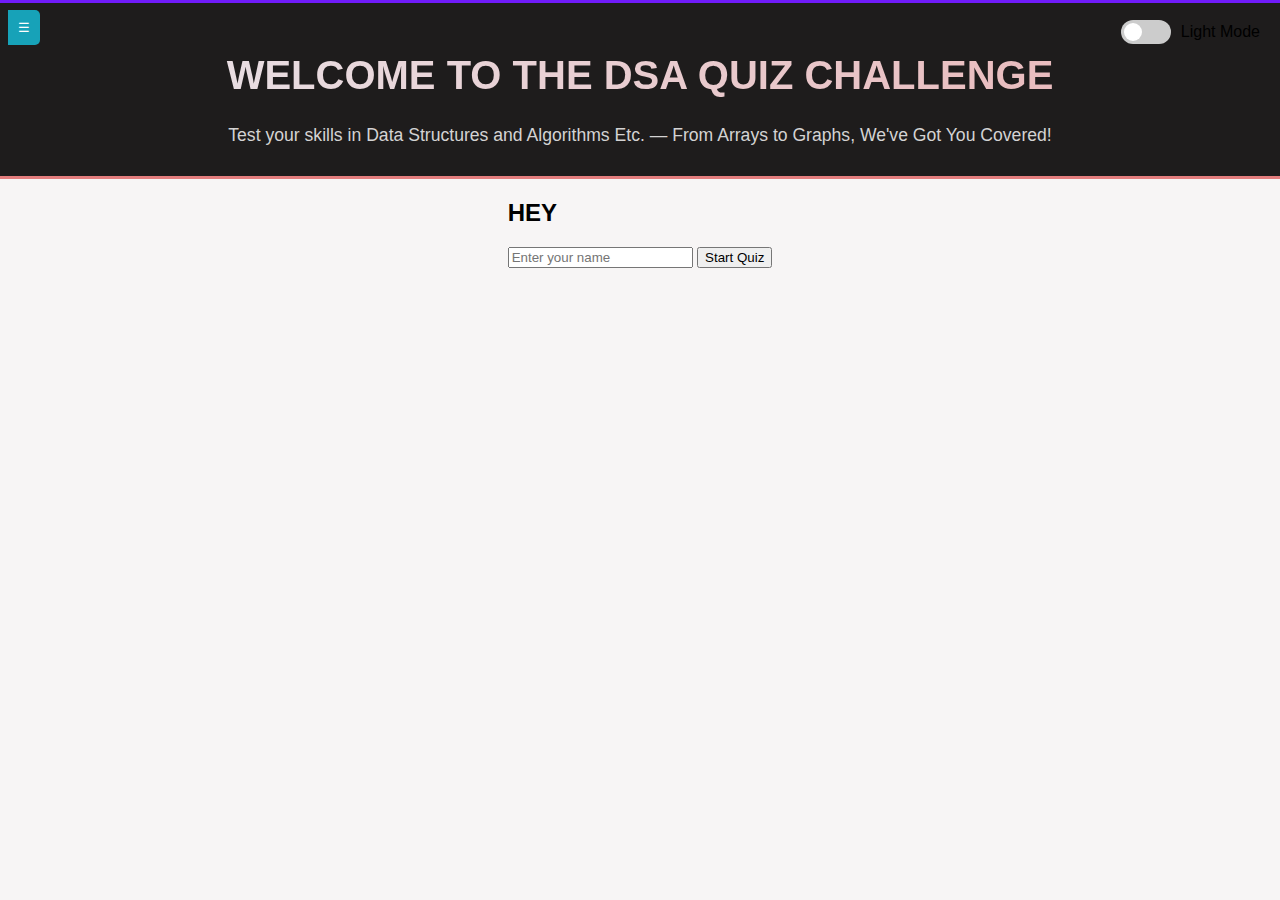
<file: quiz app/index.html>
<!DOCTYPE html>
<html lang="en">
<head>
  <meta charset="UTF-8" />
  <meta name="viewport" content="width=device-width, initial-scale=1" />
  <title>Quiz App</title>
  <link rel="stylesheet" href="style.css" />
  
</head>
<body>

  <!-- Sidebar -->
  <div id="sidebar" class="sidebar">
    <button id="toggleSidebar">☰</button>
    <div class="sidebar-content">
      <h2>Courses</h2>
      <ul>
  <li><a href="topics/dsa.html">Data Structures</a></li>
  <li><a href="topics/algorithms.html">Algorithms</a></li>
  <li><a href="topics/webdev.html">Web Development</a></li>
  <li><a href="topics/python.html">Python</a></li>
  <li><a href="topics/javascript.html">JavaScript</a></li>
  <li><a href="topics/ml.html">Machine Learning</a></li>
  <li><a href="topics/ai.html">Artificial Intelligence</a></li>
  <li><a href="topics/dbms.html">Database Systems</a></li>
</ul>

    </div>
  </div>

  <!-- DSA Header Section -->
  <header class="dsa-header">
    <h1>Welcome to the DSA Quiz Challenge </h1>
    <p>Test your skills in Data Structures and Algorithms Etc. — From Arrays to Graphs, We've Got You Covered!</p>
    <div class="theme-toggle">
      <label class="switch">
        <input type="checkbox" id="themeSwitch">
        <span class="slider round"></span>
      </label>
      <span id="mode-label">Light Mode</span>
    </div>
  </header>

  <!-- Login Screen -->
  <div id="login-screen">
    <h2>HEY</h2>
    <input type="text" id="username" placeholder="Enter your name" />
    <button onclick="startQuiz()">Start Quiz</button>
  </div>


  <!-- Quiz Section -->
  <div class="quiz" style="display: none;">
    <div id="question"></div>
    <div id="answer-buttons"></div>
    <div id="timer"></div>
    <button id="next-btn" style="display:none">Next</button>
  </div>

  <!-- Result & Play Again -->
  <div id="result" style="display:none"></div>
  <button id="play-again" style="display:none">Play Again</button>

  <!-- Leaderboard -->
  <div id="leaderboard" style="display: none;">
    <!-- leaderboard content will be dynamically added -->
  </div>

  <script src="script.js"></script>
</body>
</html>
</file>
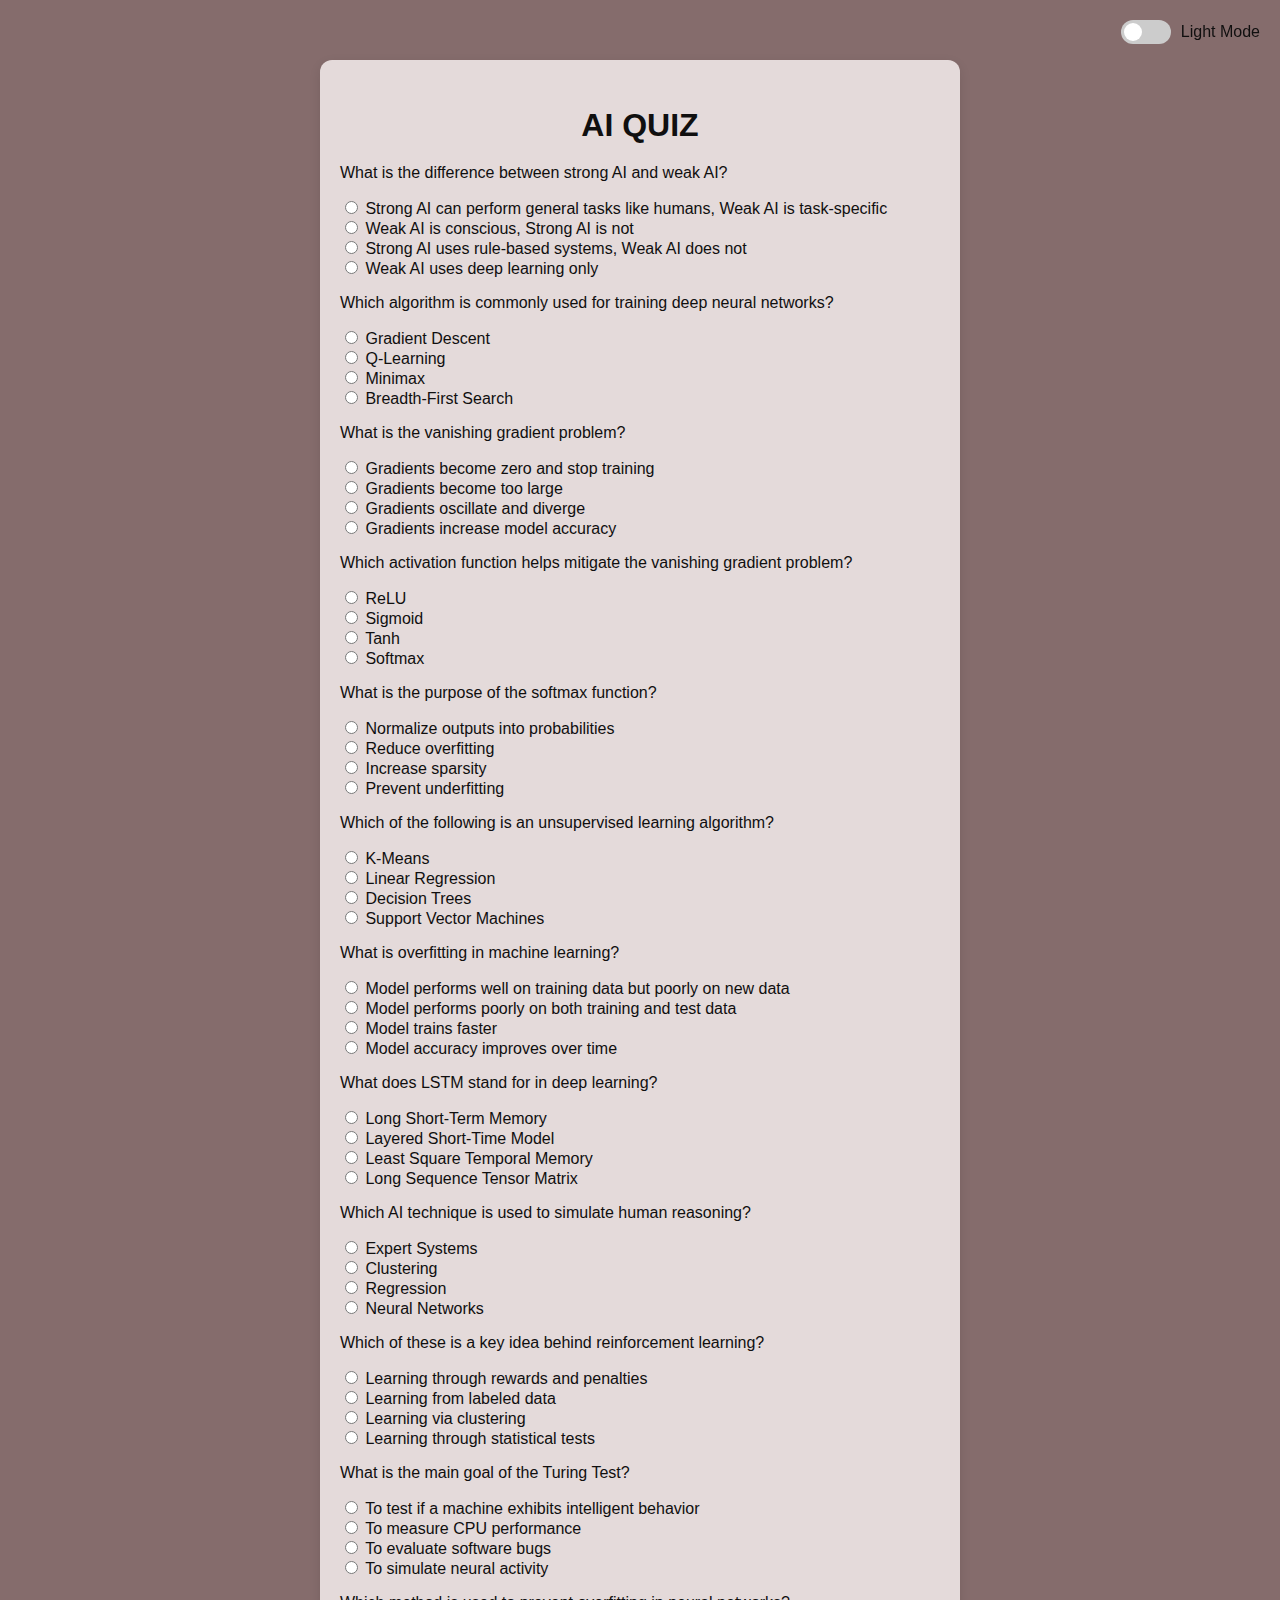
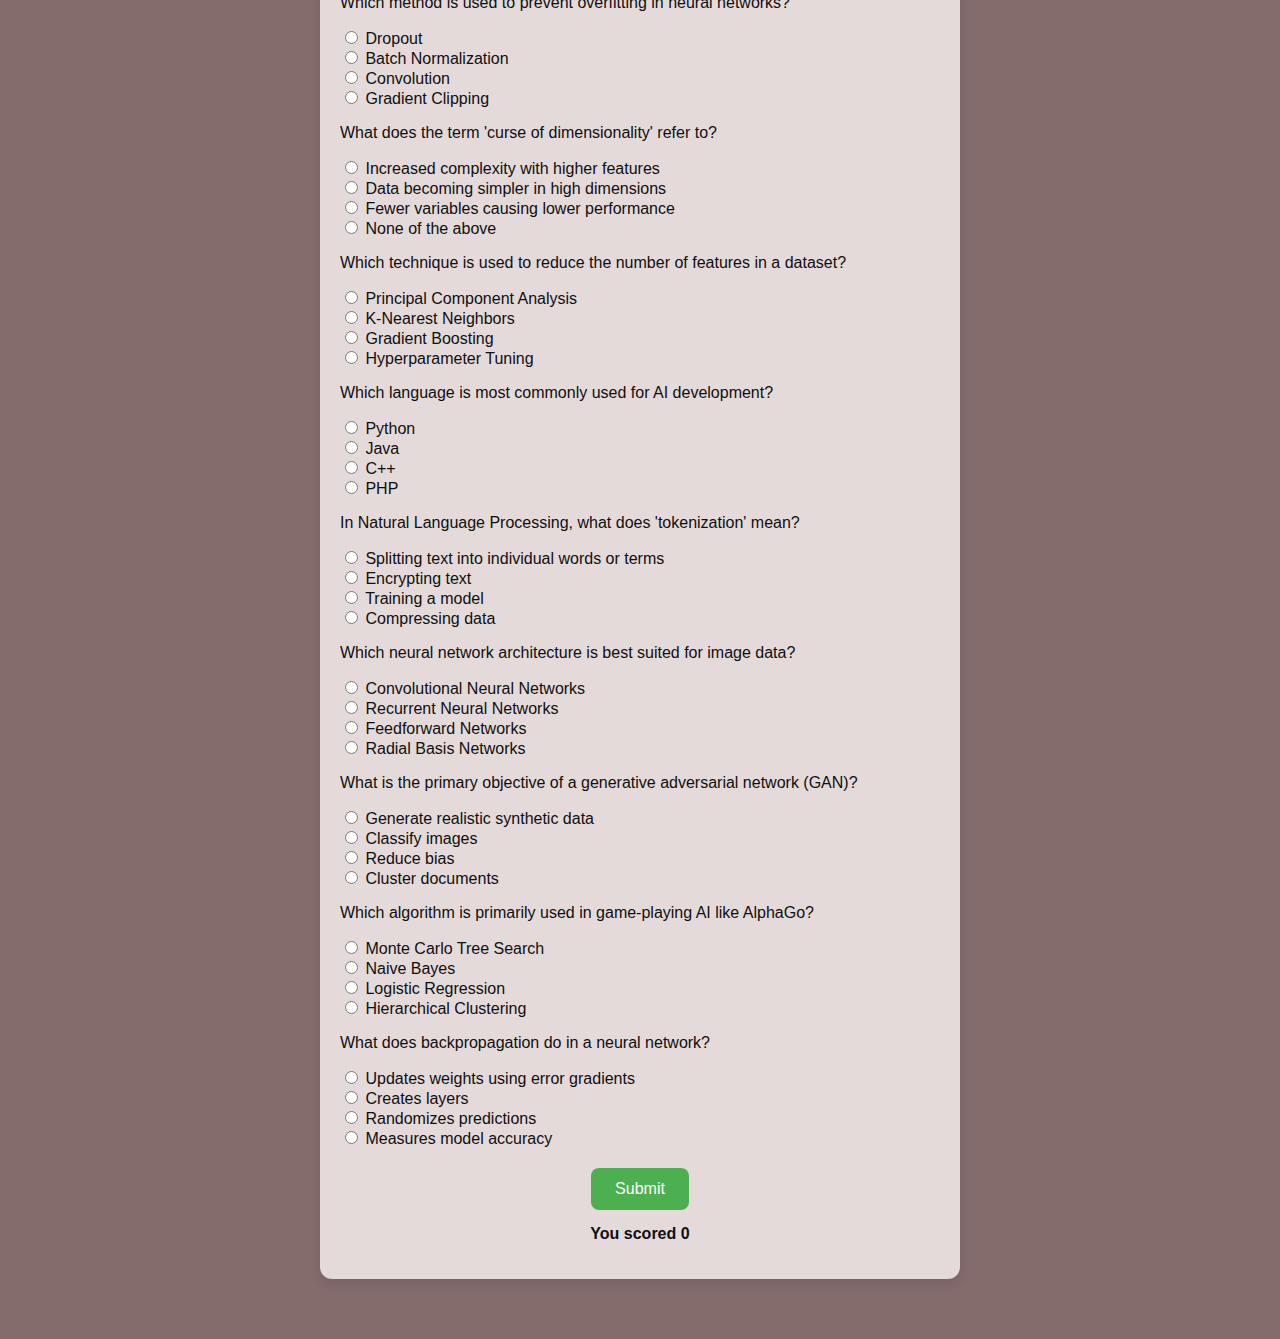
<file: quiz app/topics/ai.html>
<!DOCTYPE html>
<html lang="en">
<head>
  <meta charset="UTF-8" />
  <meta name="viewport" content="width=device-width, initial-scale=1.0"/>
  <title>AI QUIZ</title>
  <link rel="stylesheet" href="topic.style.css">
</head>
<body>
  <div class="container">
    <h2> AI QUIZ</h2>
    <div id="quiz-container"></div>
    <button onclick="submitQuiz()">Submit</button>
    <p id="score">You scored 0</p>
  </div>
<div class="theme-toggle">
      <label class="switch">
        <input type="checkbox" id="themeSwitch">
        <span class="slider round"></span>
      </label>
      <span id="mode-label">Light Mode</span>
    </div>
  <script src="ai.js"></script>
</body>
</html>
</file>
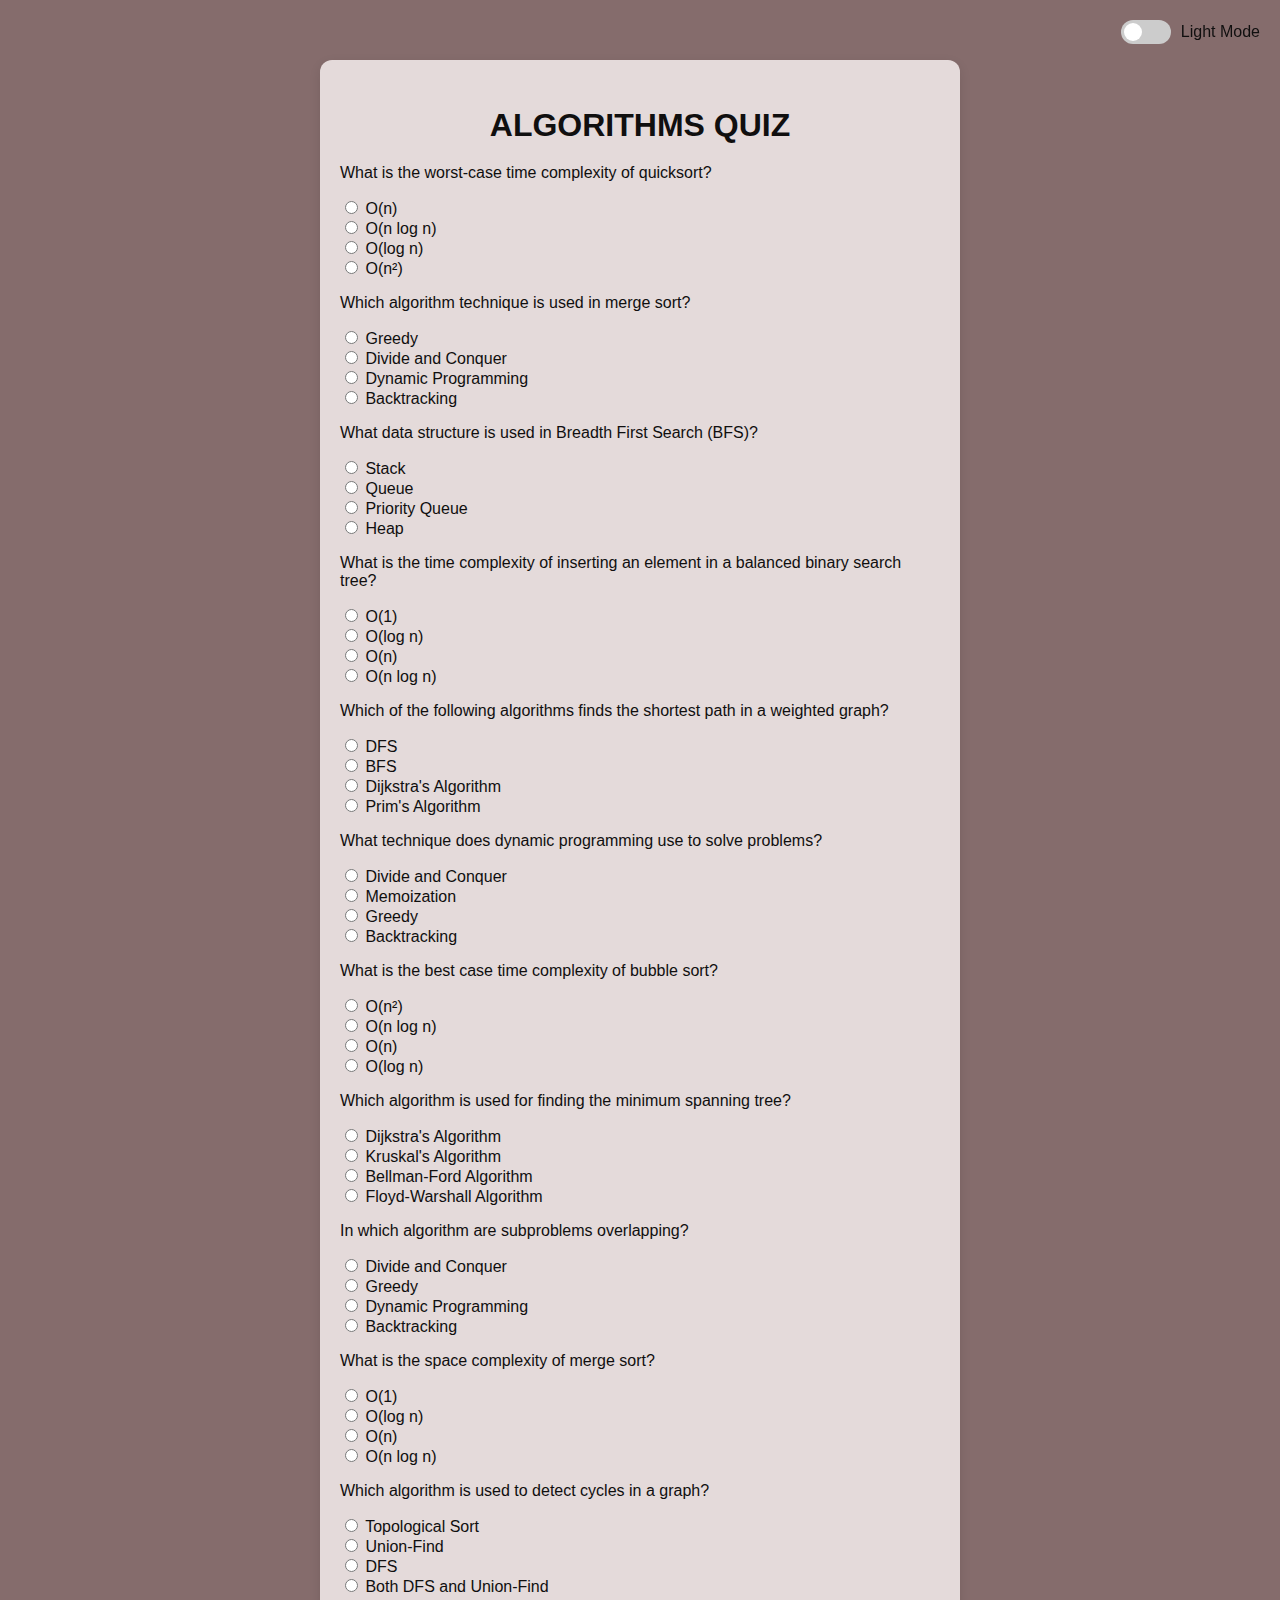
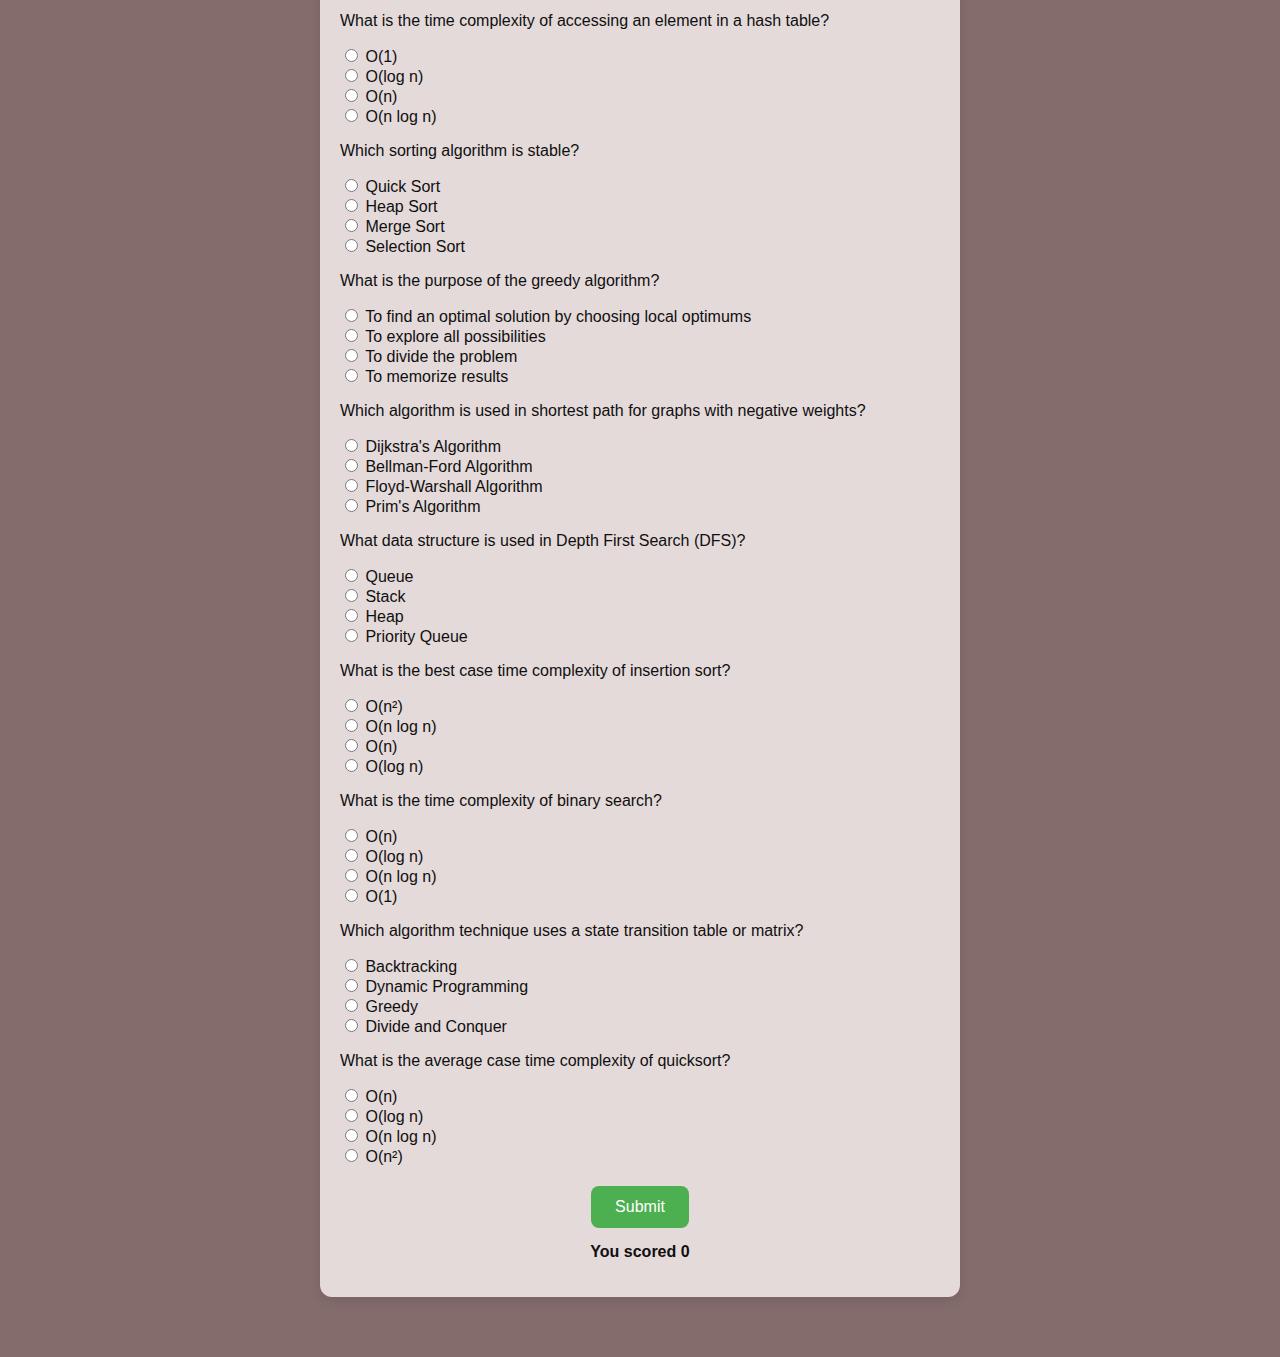
<file: quiz app/topics/algorithms.html>
<!DOCTYPE html>
<html lang="en">
<head>
  <meta charset="UTF-8" />
  <meta name="viewport" content="width=device-width, initial-scale=1.0"/>
  <title>ALGORITHMS QUIZ</title>
  <link rel="stylesheet" href="topic.style.css">
  
</head>
<body>
  <div class="container">
    <h2>ALGORITHMS QUIZ</h2>
    <div id="quiz-container"></div>
    <button onclick="submitQuiz()">Submit</button>
    <p id="score">You scored 0</p>
  </div>
<div class="theme-toggle">
      <label class="switch">
        <input type="checkbox" id="themeSwitch">
        <span class="slider round"></span>
      </label>
      <span id="mode-label">Light Mode</span>
    </div>
  <script src="algorithms.js"></script>
</body>
</html>
</file>
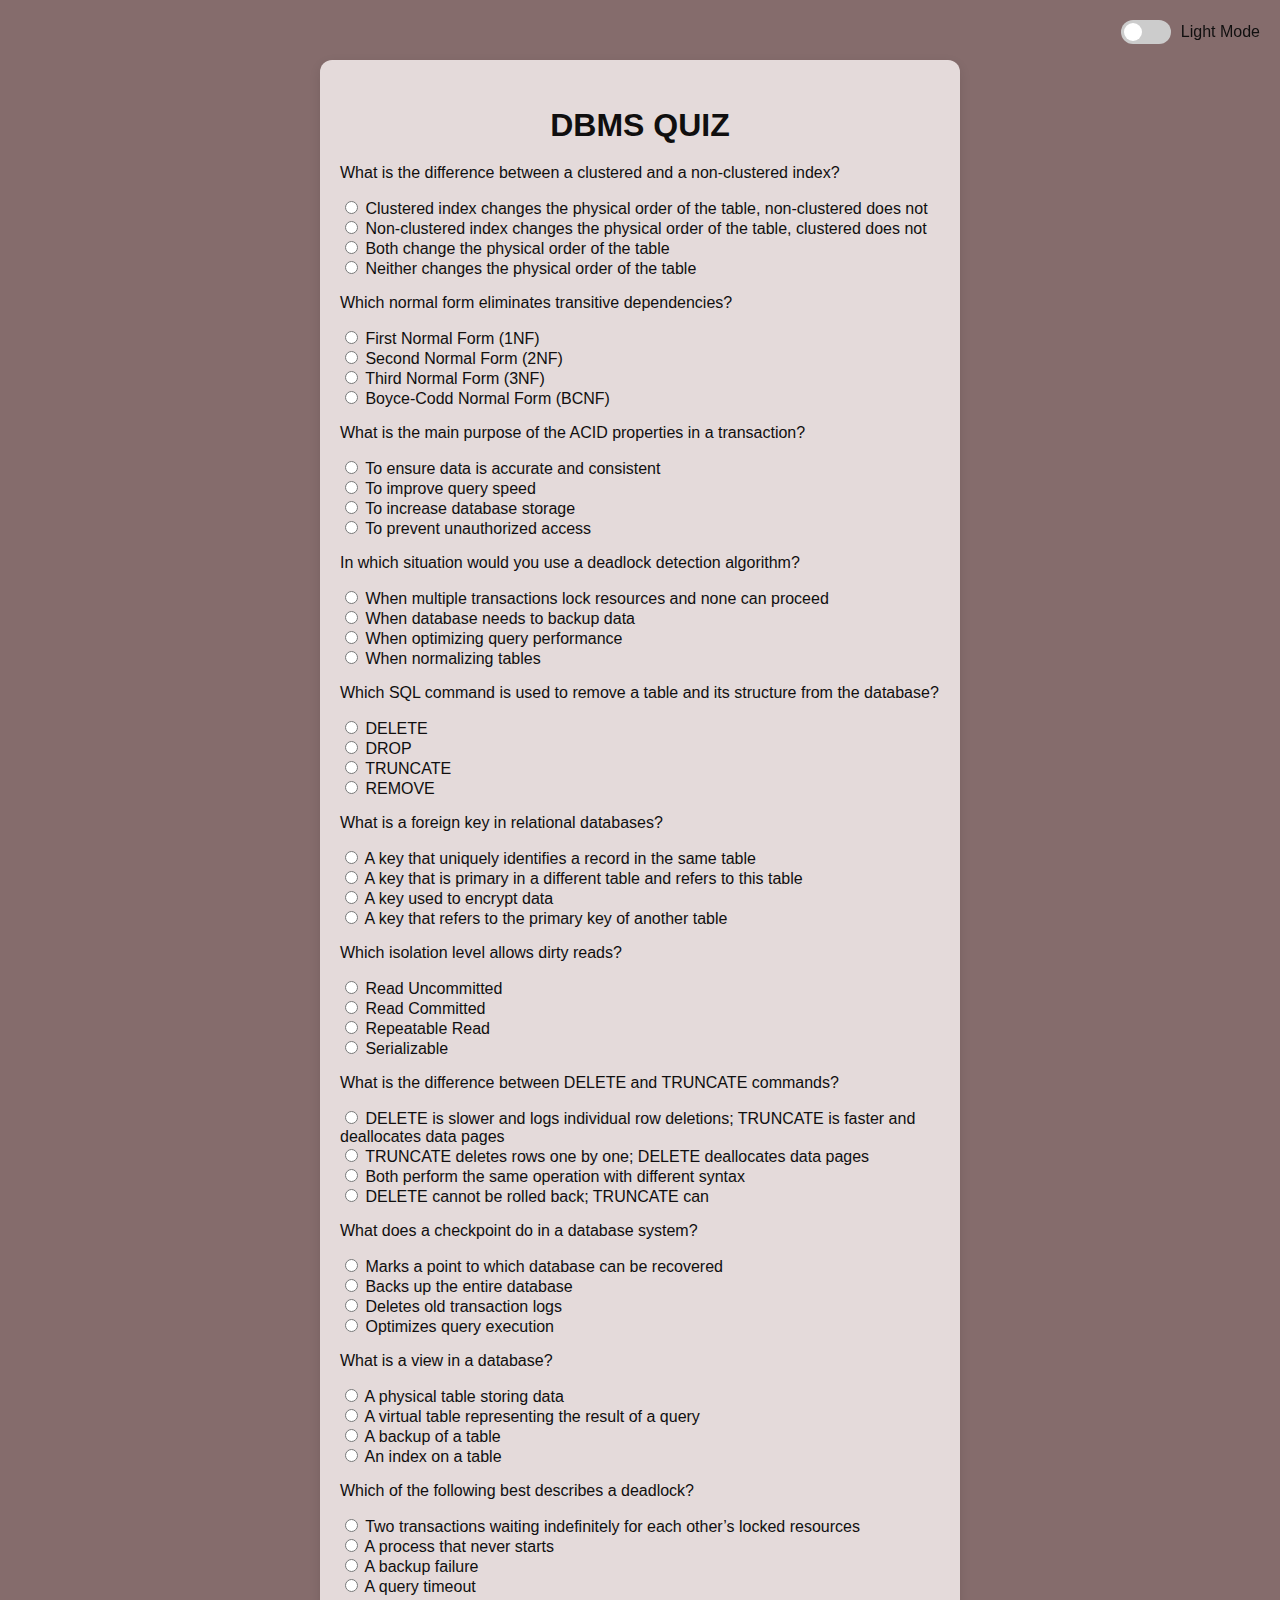
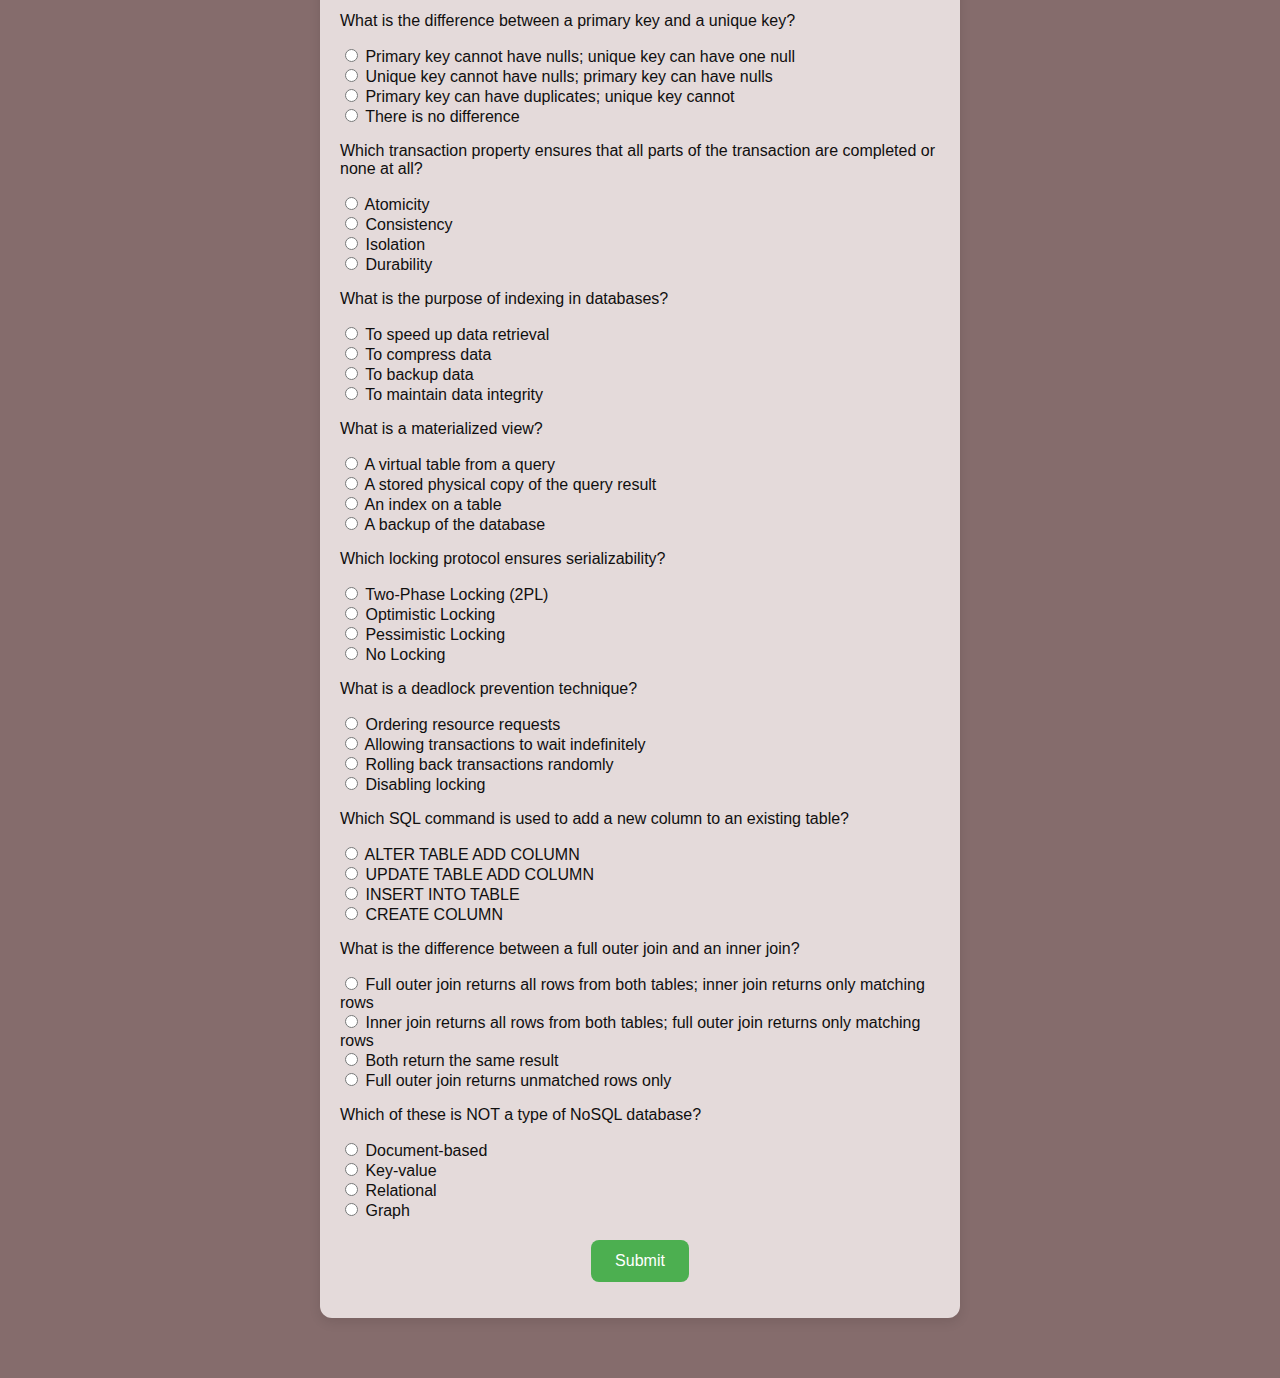
<file: quiz app/topics/dbms.html>
<!DOCTYPE html>
<html lang="en">
<head>
  <meta charset="UTF-8">
  <title>DBMS QUIZ</title>
  <link rel="stylesheet" href="topic.style.css">
</head>
<body>
  <div class="container">
    <h2>DBMS QUIZ</h2>
    <div id="quiz-container"></div>
    <button onclick="submitQuiz()">Submit</button>
    <p id="score"></p>
    <div class="theme-toggle">
      <label class="switch">
        <input type="checkbox" id="themeSwitch">
        <span class="slider round"></span>
      </label>
      <span id="mode-label">Light Mode</span>
    </div>
  </div>
  <script src="dbms.js"></script>
</body>
</html>
</file>
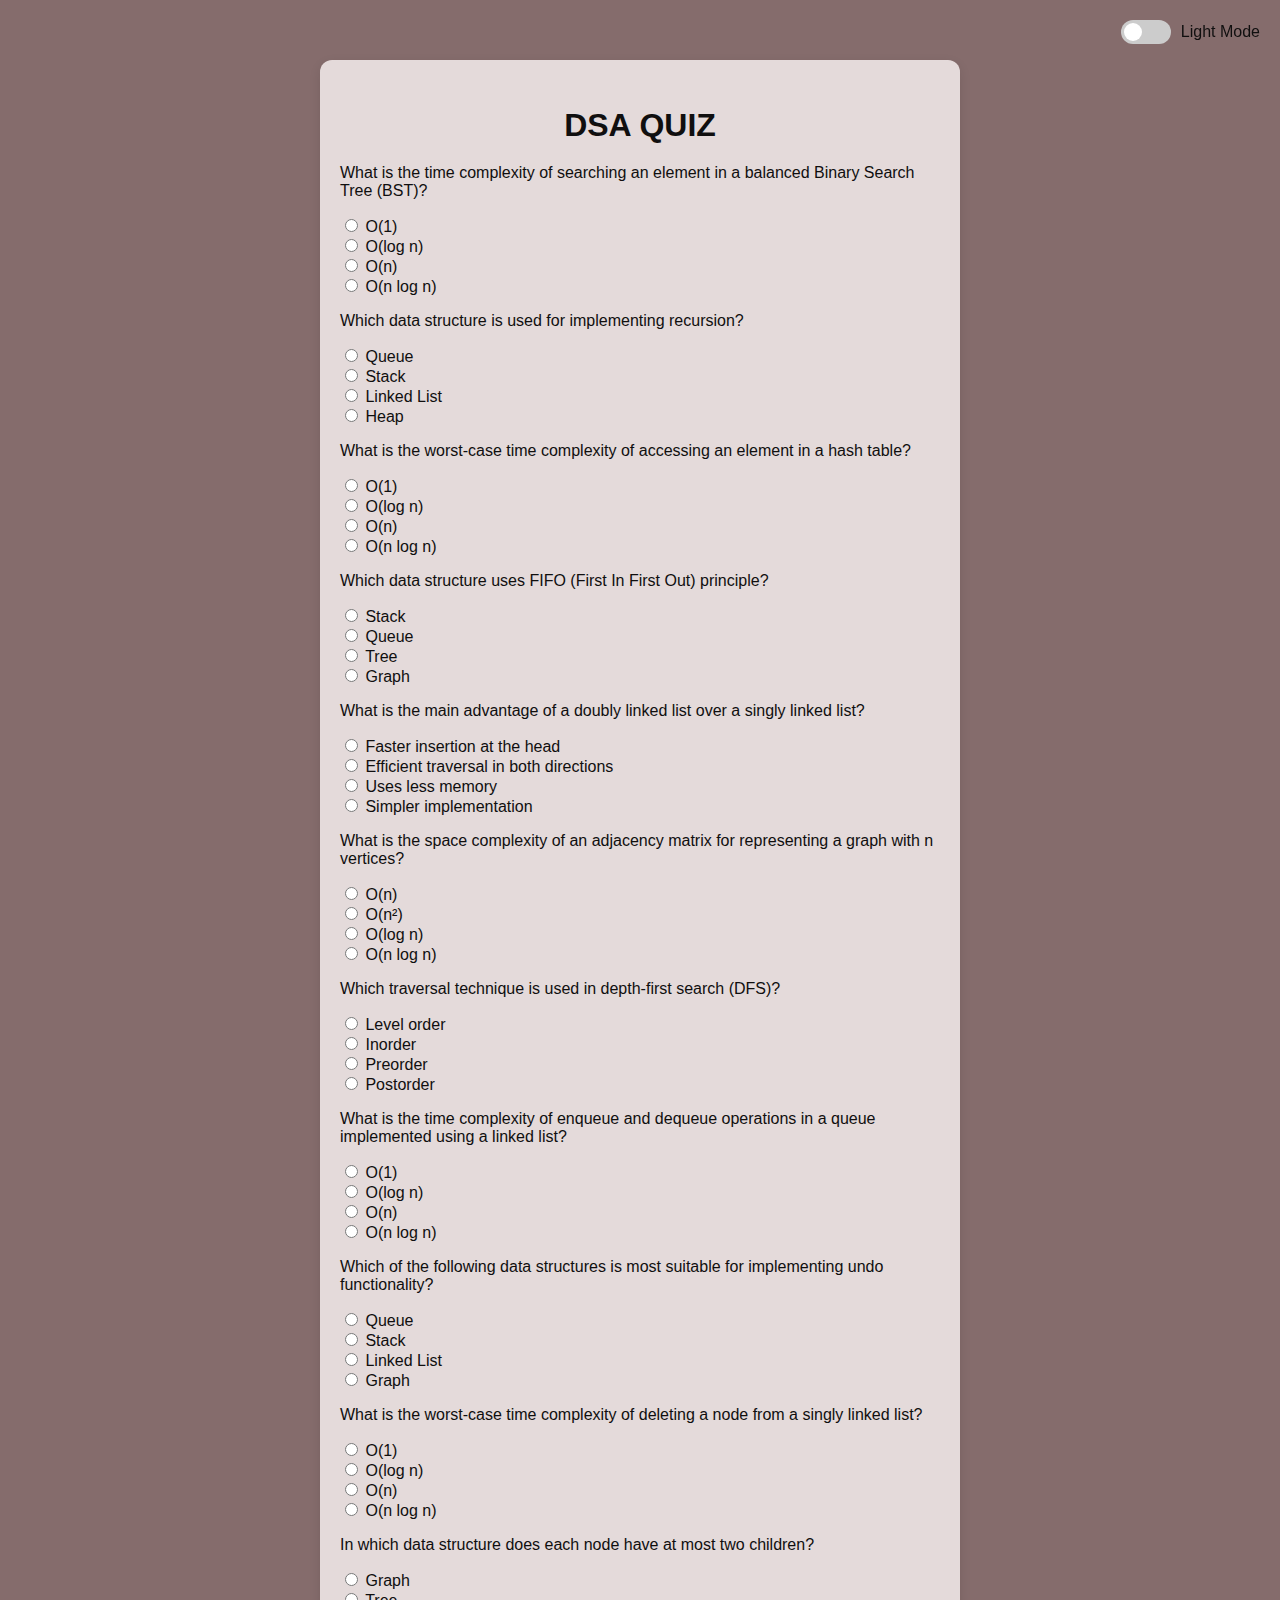
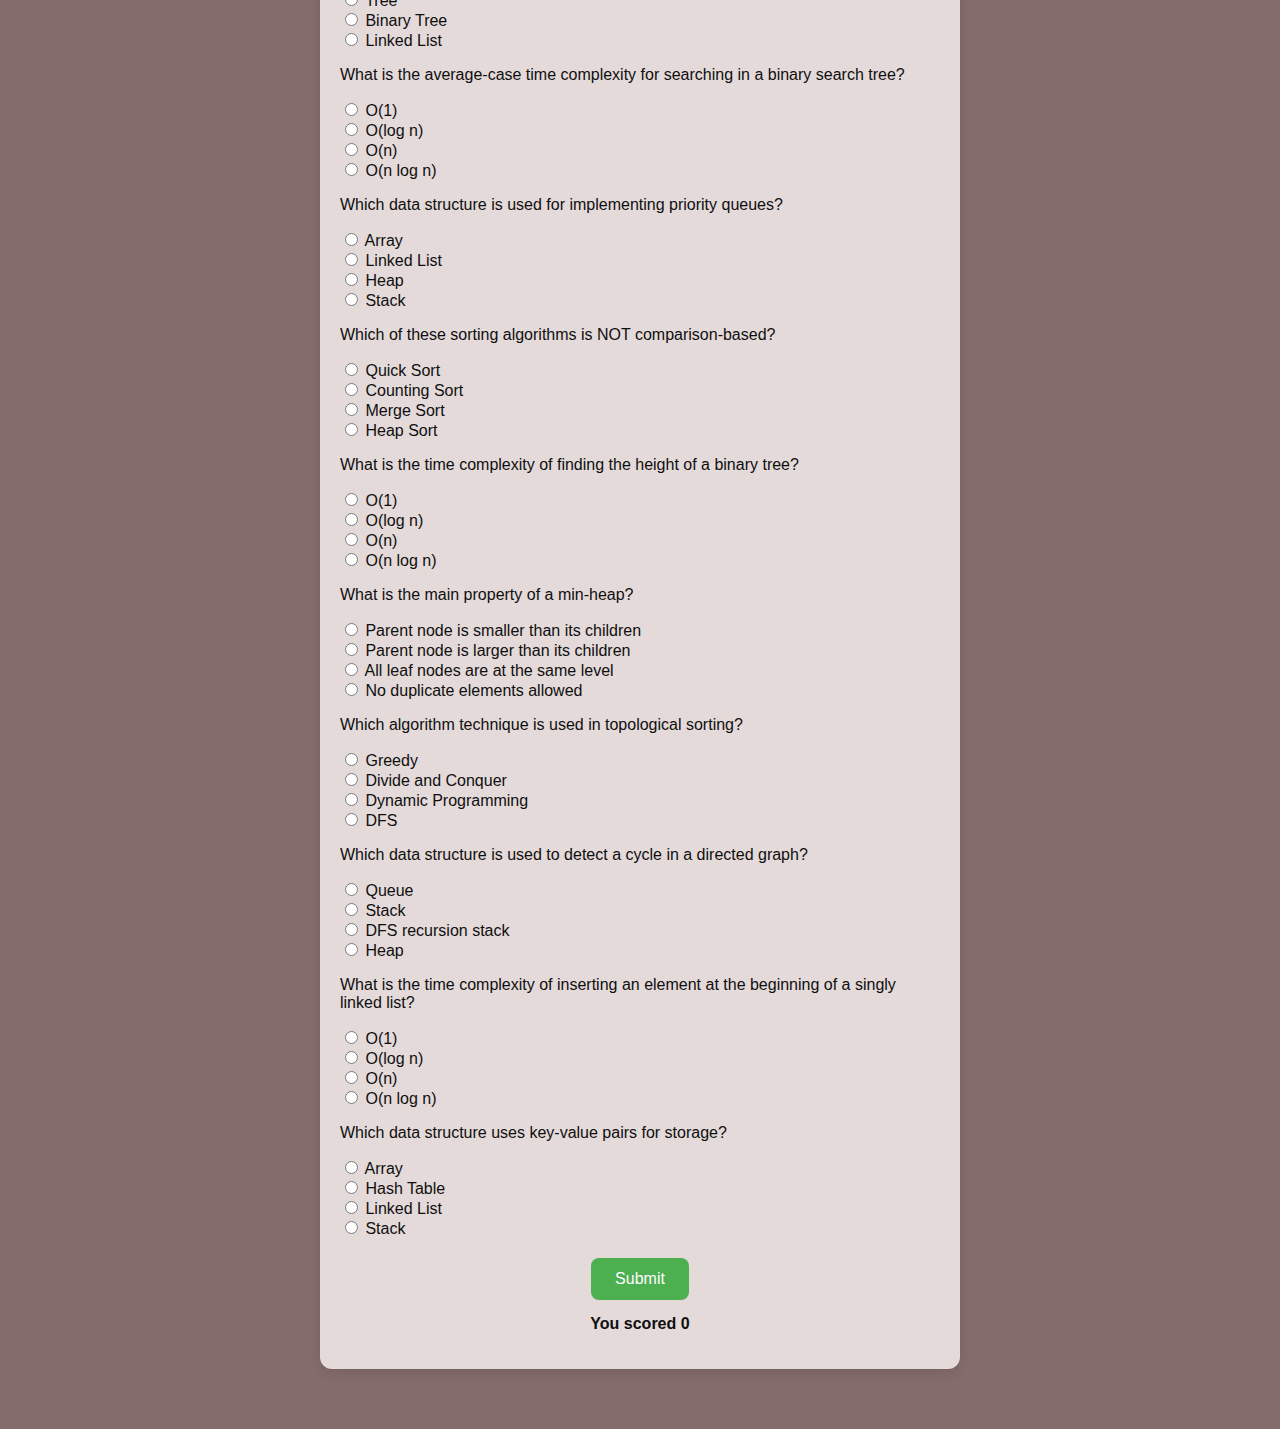
<file: quiz app/topics/dsa.html>
<!DOCTYPE html>
<html lang="en">
<head>
  <meta charset="UTF-8" />
  <meta name="viewport" content="width=device-width, initial-scale=1.0"/>
  <title>DSA QUIZ</title>
  <link rel="stylesheet" href="topic.style.css">
</head>
<body>
  <div class="container">
    <h2>DSA QUIZ</h2>
    <div id="quiz-container"></div>
    <button onclick="submitQuiz()">Submit</button>
    <p id="score">You scored 0</p>
  </div>
<div class="theme-toggle">
      <label class="switch">
        <input type="checkbox" id="themeSwitch">
        <span class="slider round"></span>
      </label>
      <span id="mode-label">Light Mode</span>
    </div>
  <script src="dsa.js"></script>
</body>
</html>
</file>
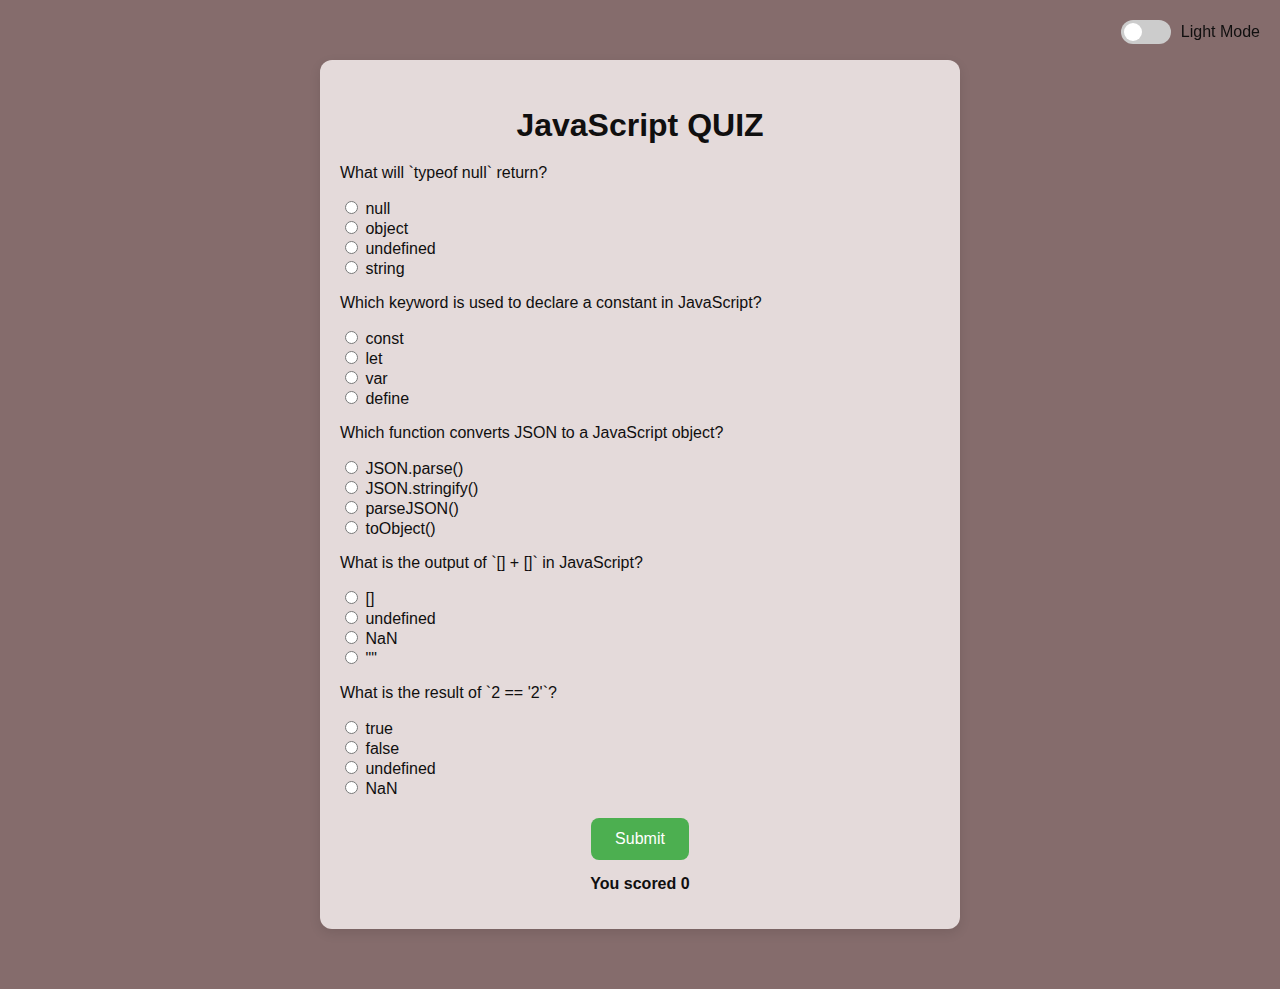
<file: quiz app/topics/javascript.html>
<!DOCTYPE html>
<html lang="en">
<head>
  <meta charset="UTF-8" />
  <meta name="viewport" content="width=device-width, initial-scale=1.0"/>
  <title>JavaScript QUIZ</title>
  <link rel="stylesheet" href="topic.style.css">
</head>
<body>
  <div class="container">
    <h2>JavaScript QUIZ</h2>
    <div id="quiz-container"></div>
    <button onclick="submitQuiz()">Submit</button>
    <p id="score">You scored 0</p>
  </div>
<div class="theme-toggle">
      <label class="switch">
        <input type="checkbox" id="themeSwitch">
        <span class="slider round"></span>
      </label>
      <span id="mode-label">Light Mode</span>
    </div>
  <script src="javascript.js"></script>
</body>
</html>
</file>
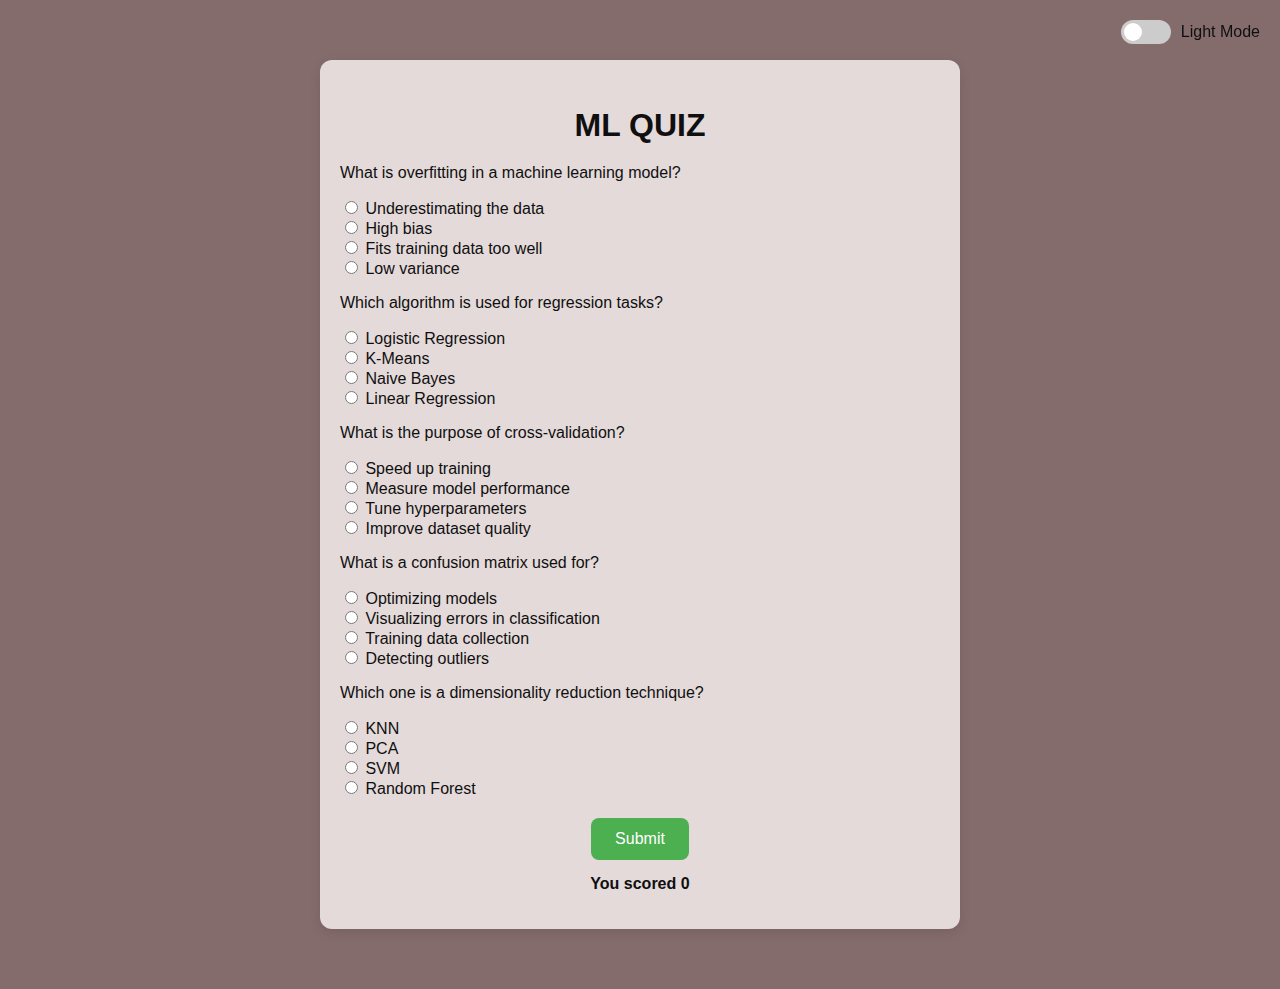
<file: quiz app/topics/ml.html>
<!DOCTYPE html>
<html lang="en">
<head>
  <meta charset="UTF-8" />
  <meta name="viewport" content="width=device-width, initial-scale=1.0"/>
  <title>ML QUIZ</title>
  <link rel="stylesheet" href="topic.style.css">
<body>
  <div class="container">
    <h2>ML QUIZ</h2>
    <div id="quiz-container"></div>
    <button onclick="submitQuiz()">Submit</button>
    <p id="score">You scored 0</p>
  </div>
<div class="theme-toggle">
      <label class="switch">
        <input type="checkbox" id="themeSwitch">
        <span class="slider round"></span>
      </label>
      <span id="mode-label">Light Mode</span>
    </div>
  <script src="ml.js"></script>
</body>
</html>
</file>
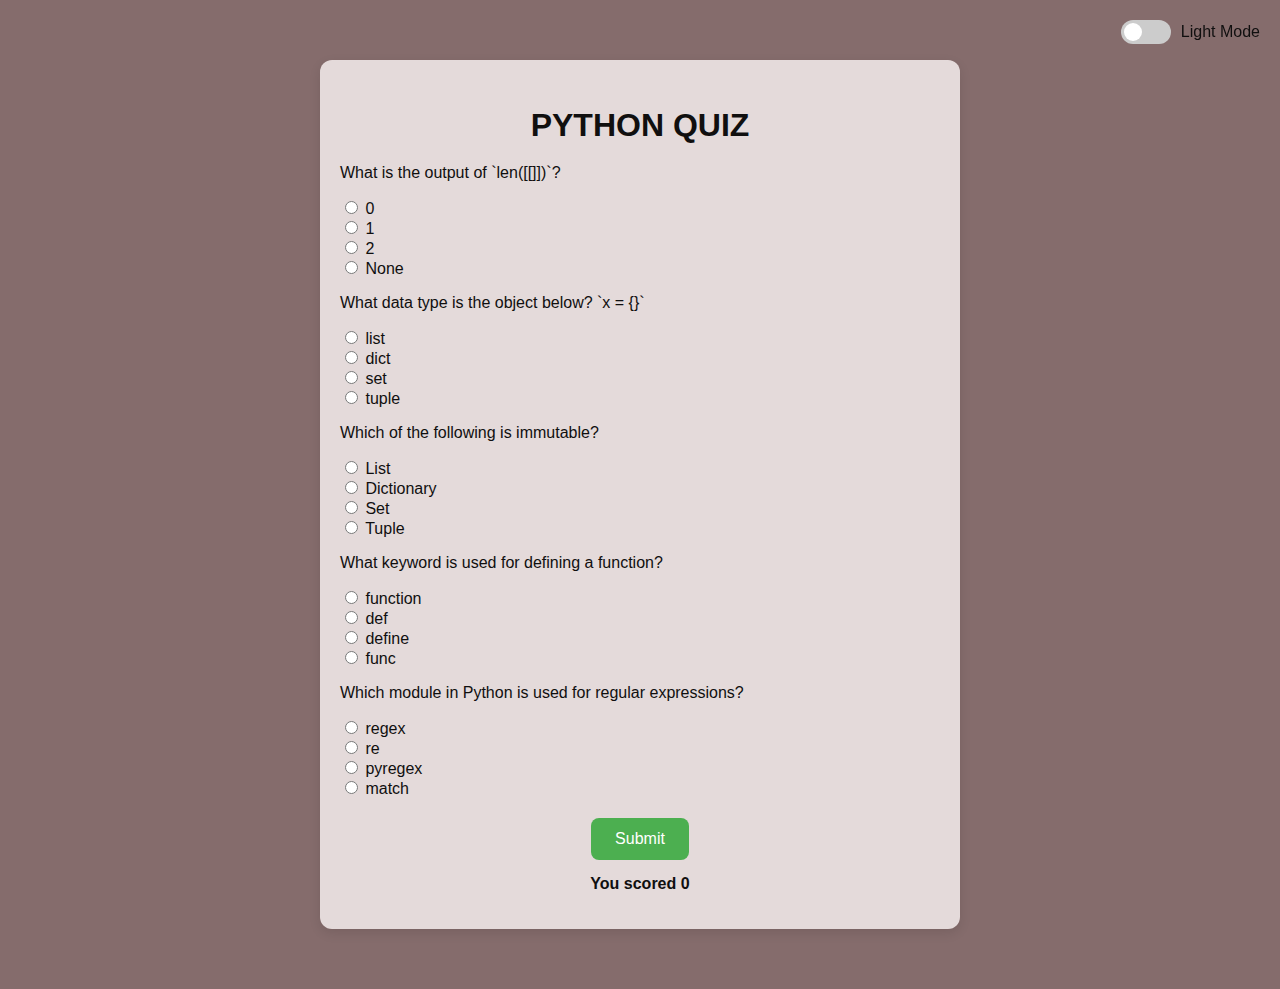
<file: quiz app/topics/python.html>
<!DOCTYPE html>
<html lang="en">
<head>
  <meta charset="UTF-8" />
  <meta name="viewport" content="width=device-width, initial-scale=1.0"/>
  <title>PYTHON QUIZ</title>
  <link rel="stylesheet" href="topic.style.css">
</head>
<body>
  <div class="container">
    <h2>PYTHON QUIZ</h2>
    <div id="quiz-container"></div>
    <button onclick="submitQuiz()">Submit</button>
    <p id="score">You scored 0</p>
  </div>
<div class="theme-toggle">
      <label class="switch">
        <input type="checkbox" id="themeSwitch">
        <span class="slider round"></span>
      </label>
      <span id="mode-label">Light Mode</span>
    </div>
  <script src="python.js"></script>
</body>
</html>
</file>
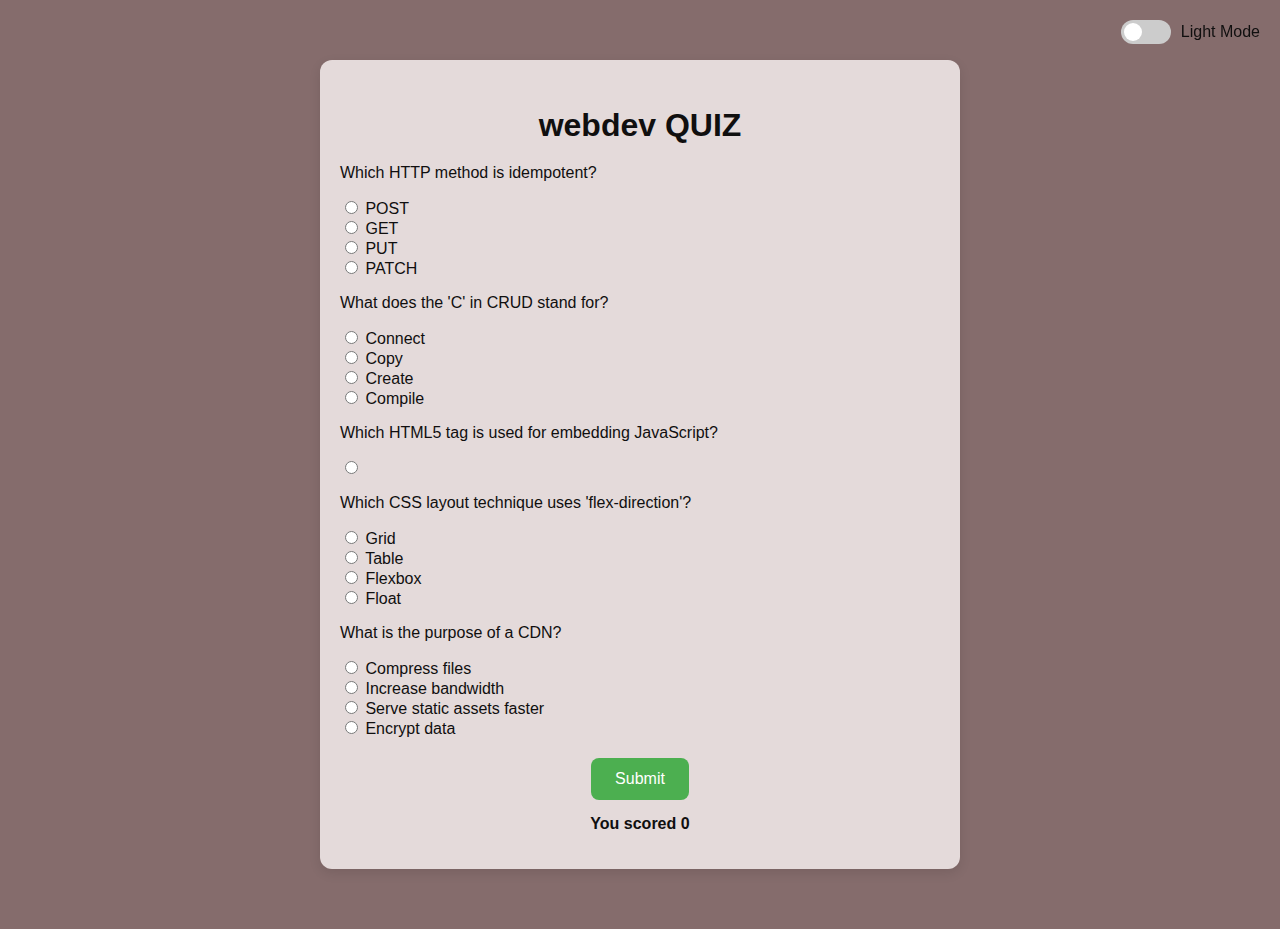
<file: quiz app/topics/webdev.html>
<!DOCTYPE html>
<html lang="en">
<head>
  <meta charset="UTF-8" />
  <meta name="viewport" content="width=device-width, initial-scale=1.0"/>
  <title>webdev QUIZ</title>
  <link rel="stylesheet" href="topic.style.css">
</head>
<body>
  <div class="container">
    <h2> webdev QUIZ</h2>
    <div id="quiz-container"></div>
    <button onclick="submitQuiz()">Submit</button>
    <p id="score">You scored 0</p>
  </div>
<div class="theme-toggle">
      <label class="switch">
        <input type="checkbox" id="themeSwitch">
        <span class="slider round"></span>
      </label>
      <span id="mode-label">Light Mode</span>
    </div>
  <script src="webdev.js"></script>
</body>
</html>
</file>
<file: quiz app/topics/topic.style.css>
/* Base styling */
body {
  font-family: 'Segoe UI', Tahoma, Geneva, Verdana, sans-serif;
  margin: 0;
  padding: 0;
  background-color: #856c6c;
  color: #100f0f;
  transition: background-color 0.4s ease-in-out, color 0.4s ease-in-out;
}

.container {
  max-width: 600px;
  margin: 60px auto;
  padding: 20px;
  background: #e4dada;
  border-radius: 12px;
  box-shadow: 0 4px 12px rgba(0, 0, 0, 0.1);
  animation: fadeIn 1s ease-in-out;
}

@keyframes fadeIn {
  from {
    opacity: 0;
    transform: translateY(20px);
  }
  to {
    opacity: 1;
    transform: translateY(0);
  }
}

h2 {
  text-align: center;
  margin-bottom: 20px;
  font-size: 2rem;
  animation: fadeInScale 0.8s ease-in-out;
}

@keyframes fadeInScale {
  0% {
    opacity: 0;
    transform: scale(0.9);
  }
  100% {
    opacity: 1;
    transform: scale(1);
  }
}

#quiz-container {
  margin-bottom: 20px;
  animation: fadeIn 1.2s ease;
}

button {
  display: block;
  margin: 0 auto;
  padding: 12px 24px;
  background-color: #4CAF50;
  color: white;
  border: none;
  border-radius: 8px;
  font-size: 16px;
  cursor: pointer;
  transition: background-color 0.3s, transform 0.2s;
  animation: popIn 0.7s ease forwards;
}

@keyframes popIn {
  0% {
    transform: scale(0.8);
    opacity: 0;
  }
  100% {
    transform: scale(1);
    opacity: 1;
  }
}

button:hover {
  background-color: #45a049;
  transform: scale(1.05);
}

#score {
  text-align: center;
  margin-top: 15px;
  font-weight: bold;
  animation: fadeIn 1.4s ease;
}

/* Theme toggle switch */
.theme-toggle {
  position: fixed;
  top: 20px;
  right: 20px;
  display: flex;
  align-items: center;
  animation: fadeIn 1s ease-in-out;
}

.switch {
  position: relative;
  display: inline-block;
  width: 50px;
  height: 24px;
  margin-right: 10px;
}

.switch input {
  opacity: 0;
  width: 0;
  height: 0;
}

.slider {
  position: absolute;
  cursor: pointer;
  top: 0;
  left: 0;
  right: 0;
  bottom: 0;
  background-color: #ccc;
  transition: 0.4s;
  border-radius: 24px;
}

.slider:before {
  position: absolute;
  content: "";
  height: 18px;
  width: 18px;
  left: 3px;
  bottom: 3px;
  background-color: white;
  transition: 0.4s;
  border-radius: 50%;
}

input:checked + .slider {
  background-color: #2196F3;
}

input:checked + .slider:before {
  transform: translateX(26px);
}

/* Dark mode */
body.dark-mode {
  background-color: #0f0e0e;
  color: #f4f2f2;
}

body.dark-mode .container {
  background-color: #1e1e1e;
  box-shadow: 0 0 12px rgba(255, 255, 255, 0.1);
}

body.dark-mode button {
  background-color: #3b82f6;
}

body.dark-mode button:hover {
  background-color: #2563eb;
}

body.dark-mode .slider {
  background-color: #666;
}

body.dark-mode input:checked + .slider {
  background-color: #0ea5e9;
}
</file>
<file: quiz app/style.css>
/* Basic Reset and Body Styling */
body {
  font-family: Arial, sans-serif;
  background: #f7f5f5;
  margin: 0;
  padding: 0;
  display: flex;
  flex-direction: column;
  align-items: center;
  min-height: 100vh;
}

/* DSA Header Section */
.dsa-header {
  width: 100%;
  text-align: center;
  padding: 40px 20px 30px 20px;
  border-bottom: 3px solid #e47d7d;
  border-top: 3px solid #701bf9;
  font-family: 'Segoe UI', Tahoma, Geneva, Verdana, sans-serif;
  background-color: #181717;
  animation: slideFadeIn 1.2s ease-out;
}

.dsa-header:hover {
  background-color: #1e1c1c;
}

/* Gradient Animated Text */
.dsa-header h1 {
  font-size: 2.5rem;
  font-weight: bold;
  margin-top: 10px;
  background: linear-gradient(90deg, #e8e6eb, #ea9a9a, #e6e5eb);
  background-size: 300% 300%;
  -webkit-background-clip: text;
  -webkit-text-fill-color: transparent;
  animation: gradientText 6s ease infinite;
  text-transform: uppercase;
  transition: transform 0.3s ease;
}

.dsa-header h1:hover {
  transform: scale(1.05);
}

/* Header Subtitle Animation */
.dsa-header p {
  font-size: 1.1rem;
  color: #d4d3d3;
  margin: 0;
  animation: fadeInUp 2s ease forwards;
  transition: color 0.3s ease;
}

.dsa-header p:hover {
  color: #ffffff;
}

/* Main Entrance Animation */
@keyframes slideFadeIn {
  0% {
    opacity: 0;
    transform: translateY(-40px) scale(0.95);
  }
  100% {
    opacity: 1;
    transform: translateY(0) scale(1);
  }
}

/* Gradient shimmer text */
@keyframes gradientText {
  0% {
    background-position: 0% 50%;
  }
  50% {
    background-position: 100% 50%;
  }
  100% {
    background-position: 0% 50%;
  }
}

/* Subtle Pulsing Border Glow */
@keyframes pulseGlow {
  0%, 100% {
    box-shadow: inset 0 -4px 12px #701bf9, inset 0 4px 12px #e47d7d;
  }
  50% {
    box-shadow: inset 0 -6px 20px #701bf9, inset 0 6px 20px #e47d7d;
  }
}

/* Fade in from bottom */
@keyframes fadeInUp {
  0% {
    opacity: 0;
    transform: translateY(20px);
  }
  100% {
    opacity: 1;
    transform: translateY(0);
  }
}


/* Quiz Container */
.quiz-container {
  max-width: 0px;
  width: 0%;
  margin-top: 10px;
  background-color: #f2f1f1;
  padding: 30px;
  border-radius: 10px;
  box-shadow: 0 0 0px rgba(240, 18, 18, 0.1);
  text-align: center;
}

/* Quiz Elements */
.quiz, #result {
  background: rgb(239, 231, 231);
  border-radius: 8px;
  padding: 20px 30px;
  box-shadow: 0 4px 8px rgba(242, 234, 234, 0.1);
  width: 50%;
}

#question {
  font-size: 1.2em;
  margin-bottom: 20px;
  font-weight: 100;
}

#answer-buttons {
  display: flex;
  flex-direction: column;
  gap: 10px;
  margin-bottom: 20px;
}

.btn {
  background: #007bff;
  color: white;
  border: none;
  padding: 12px 15px;
  font-size: 1em;
  border-radius: 6px;
  cursor: pointer;
  transition: background-color 0.3s ease;
}

.btn:hover:not(:disabled) {
  background: #0056b3;
}

.btn:disabled {
  cursor: default;
  opacity: 0.6;
}

.correct {
  background-color: #28a745 !important;
  color: white;
}

.incorrect {
  background-color: #dc3545 !important;
  color: white;
}

#timer {
  font-weight: bold;
  margin-bottom: 15px;
  font-size: 1em;
}

#next-btn,
#play-again {
  background: #17a2b8;
  border: none;
  color: white;
  padding: 12px 25px;
  font-size: 1em;
  border-radius: 6px;
  cursor: pointer;
  transition: background-color 0.3s ease;
}

#next-btn:hover,
#play-again:hover {
  background: #117a8b;
}

#play-again {
  margin-top: 20px;
}
/* Sidebar Styles */
.sidebar {
  position: fixed;
  top: 0;
  left: -220px;
  width: 220px;
  height: 100%;
  background-color: #222;
  color: white;
  transition: left 0.3s ease;
  z-index: 1000;
  padding-top: 60px;
}

.sidebar-content {
  padding: 10px 20px;
}

.sidebar h2 {
  color: #fff;
  margin-bottom: 15px;
}

.sidebar ul {
  list-style: none;
  padding: 0;
}

.sidebar ul li a {
  color: #ccc;
  text-decoration: none;
  display: block;
  padding: 8px 0;
  transition: color 0.2s;
}

.sidebar ul li a:hover {
  color: #00d9ff;
}

#toggleSidebar {
  position: absolute;
  top: 10px;
  right: -40px;
  background-color: #17a2b8;
  border: none;
  color: white;
  padding: 10px;
  border-radius: 0 5px 5px 0;
  cursor: pointer;
}
/* Theme Toggle Switch */
.theme-toggle {
  position: absolute;
  top: 20px;
  right: 20px;
  display: flex;
  align-items: center;
  gap: 10px;
  z-index: 1001;
}

.switch {
  position: relative;
  display: inline-block;
  width: 50px;
  height: 24px;
}

.switch input {
  opacity: 0;
  width: 0;
  height: 0;
}

.slider {
  position: absolute;
  cursor: pointer;
  top: 0;
  left: 0;
  right: 0;
  bottom: 0;
  background-color: #ccc;
  transition: 0.4s;
  border-radius: 24px;
}

.slider:before {
  position: absolute;
  content: "";
  height: 18px;
  width: 18px;
  left: 3px;
  bottom: 3px;
  background-color: white;
  transition: 0.4s;
  border-radius: 50%;
}

input:checked + .slider {
  background-color: #2196f3;
}

input:checked + .slider:before {
  transform: translateX(26px);
}

/* Dark Mode Styles */
body.dark-mode {
  background-color: #121212;
  color: #f1f1f1;
}

body.dark-mode .quiz,
body.dark-mode .sidebar,
body.dark-mode .dsa-header {
  background-color: #1e1e1e;
  color: #f1f1f1;
}

body.dark-mode .btn,
body.dark-mode #next-btn,
body.dark-mode #play-again {
  background-color: #333;
  color: #f1f1f1;
}

body.dark-mode .btn:hover {
  background-color: #444;
}
#share-container {
  text-align: center;
  margin-top: 20px;
}

#share-container button {
  margin: 5px;
  padding: 10px 15px;
  border: none;
  border-radius: 5px;
  background-color: #007bff;
  color: white;
  cursor: pointer;
  transition: background 0.3s;
}

#share-container button:hover {
  background-color: #0056b3;
}
/* Sidebar Active State */
.sidebar.active {
  left: 0;
}
/* Pop on click */
.answer-clicked {
  animation: popAnswer 0.2s ease;
}

@keyframes popAnswer {
  0% {
    transform: scale(1);
  }
  50% {
    transform: scale(1.07);
  }
  100% {
    transform: scale(1);
  }
}
#result {
  animation: resultPop 1s ease-in-out;
}

@keyframes resultPop {
  0% {
    transform: scale(0.7);
    opacity: 0;
  }
  50% {
    transform: scale(1.05);
    opacity: 1;
  }
  100% {
    transform: scale(1);
  }
}
</file>
